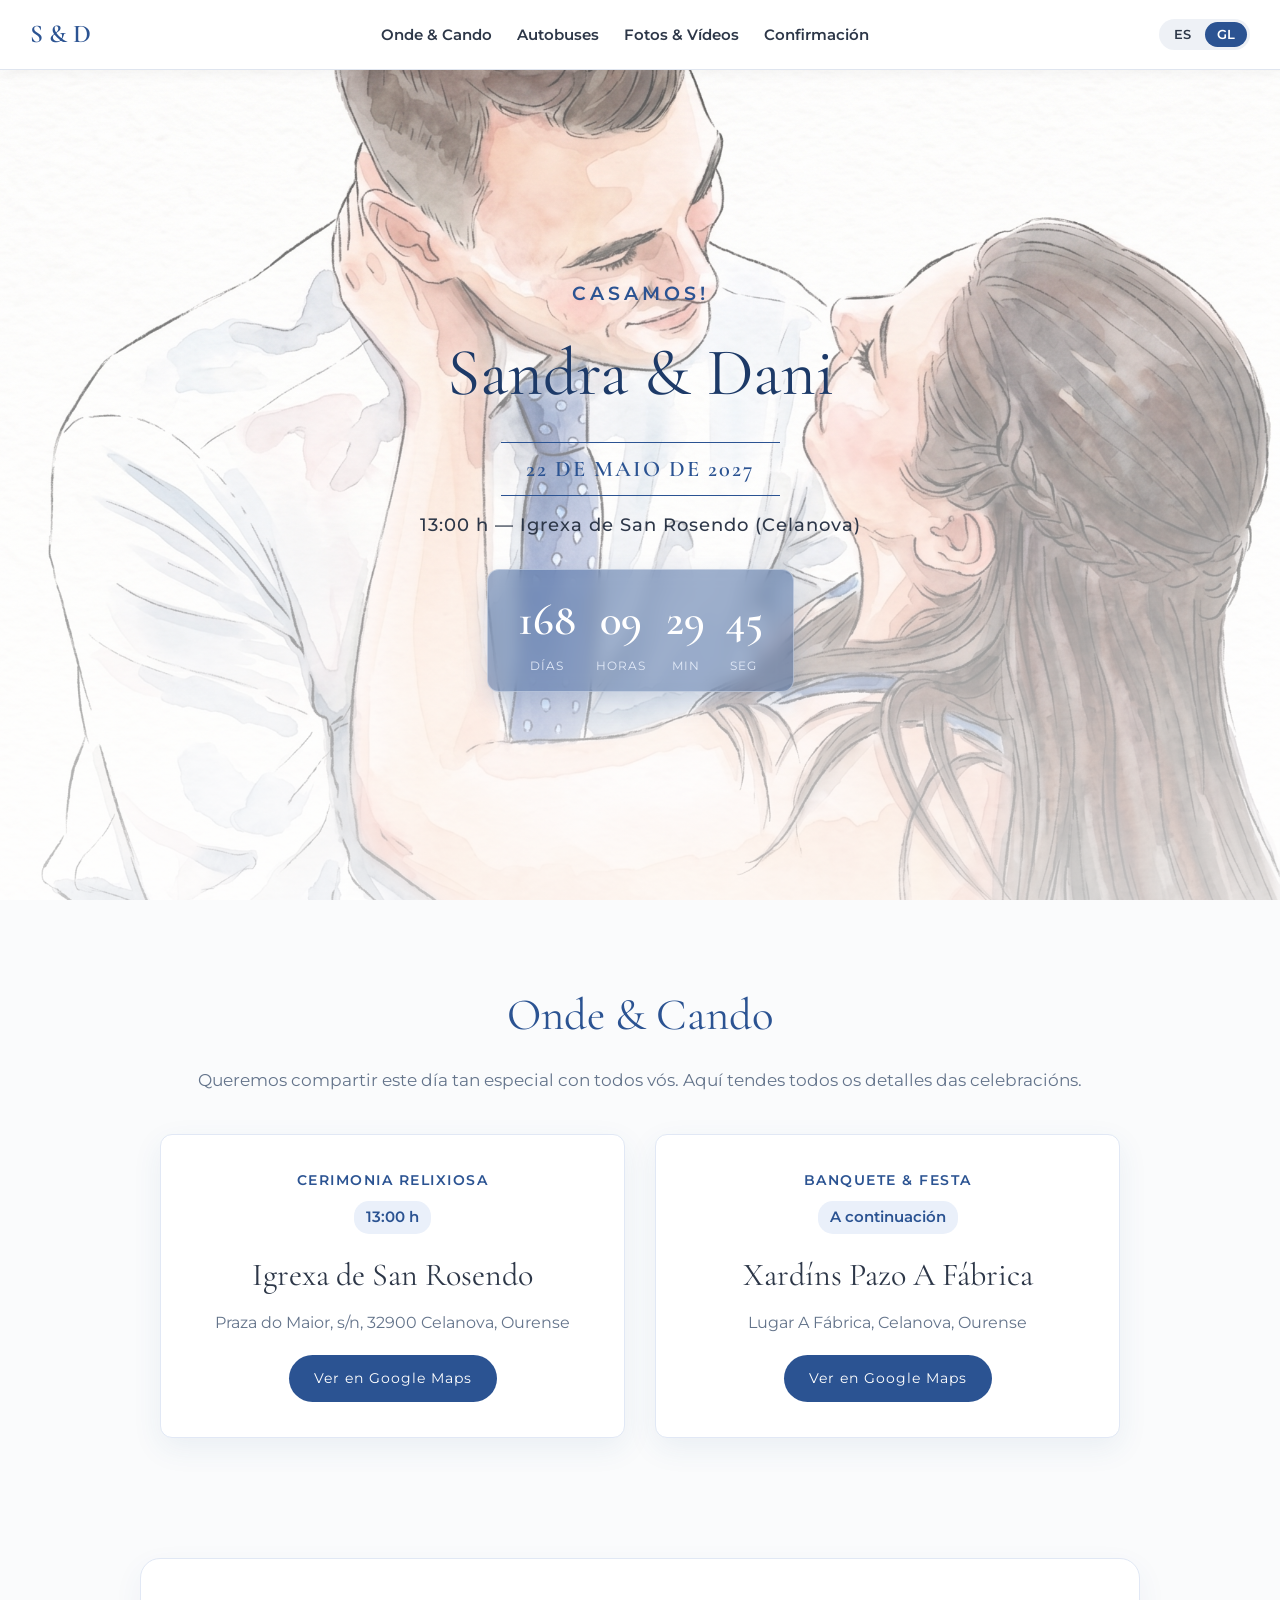
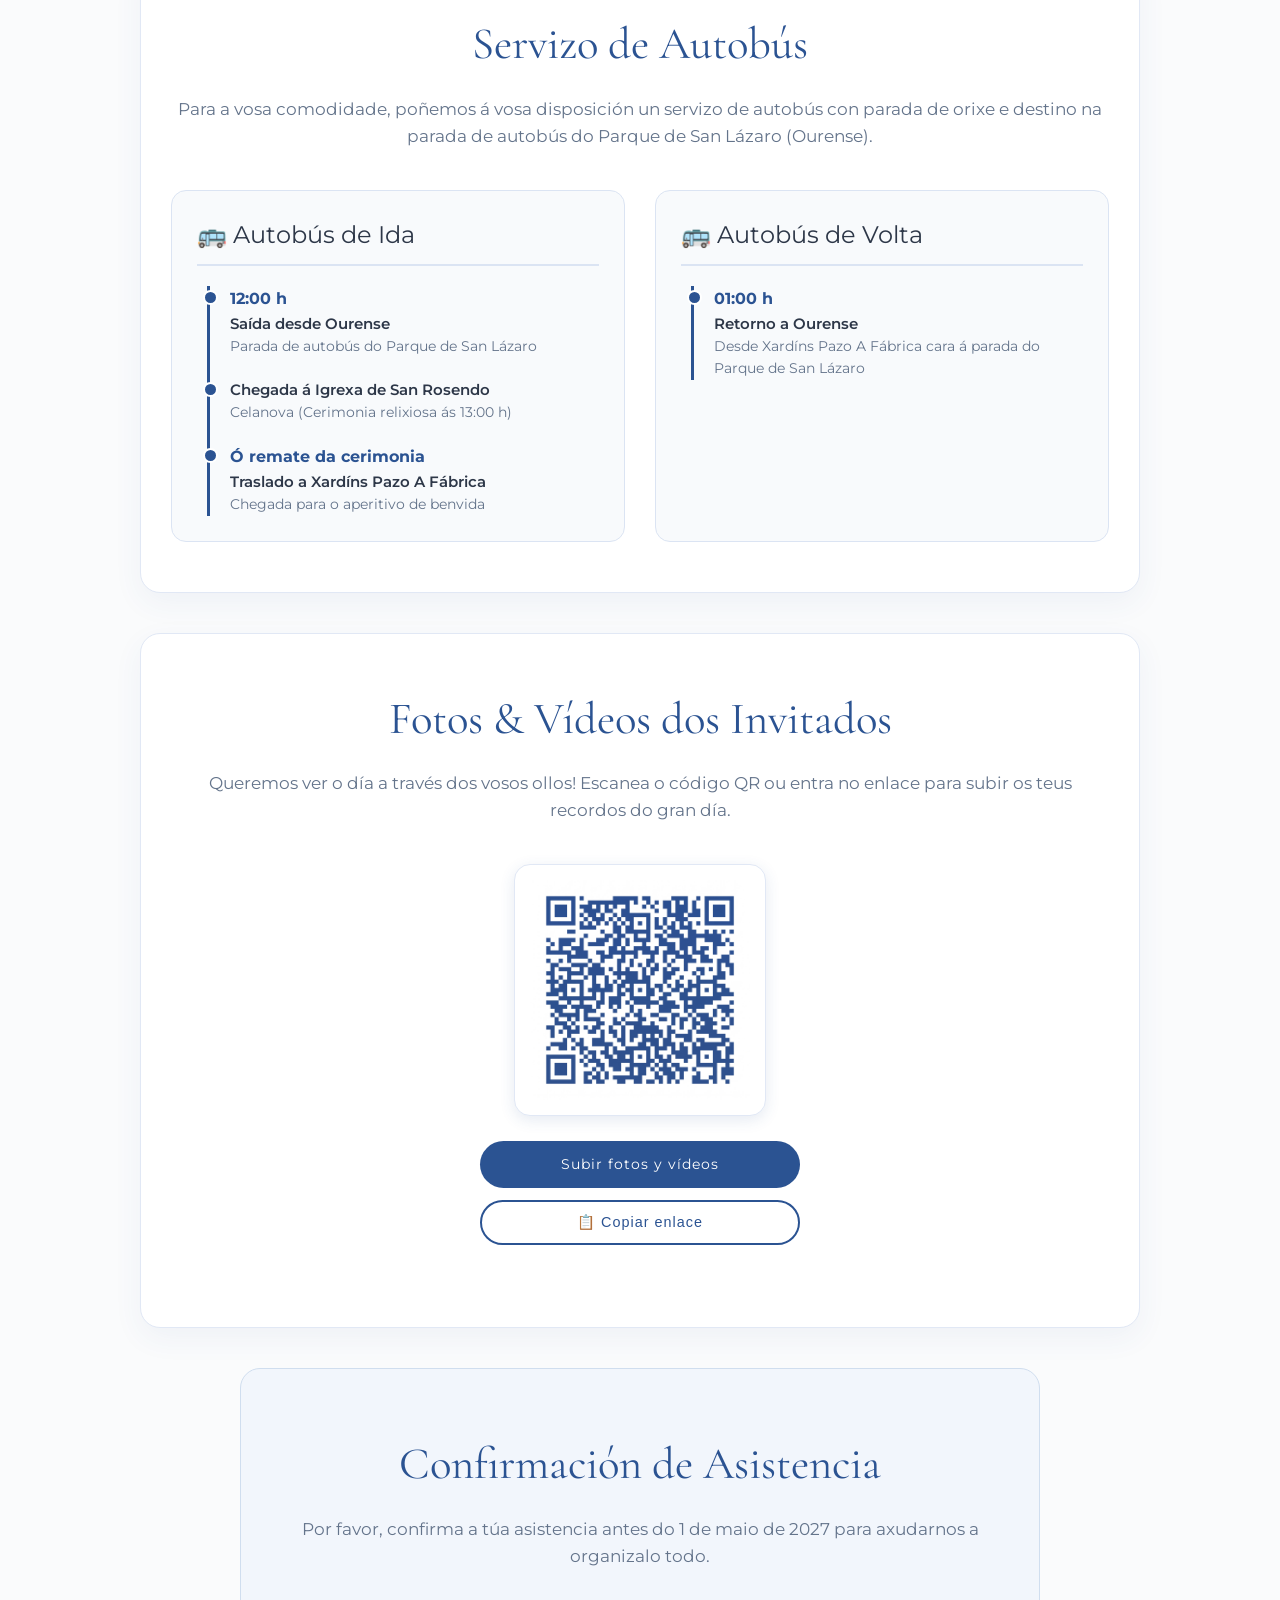
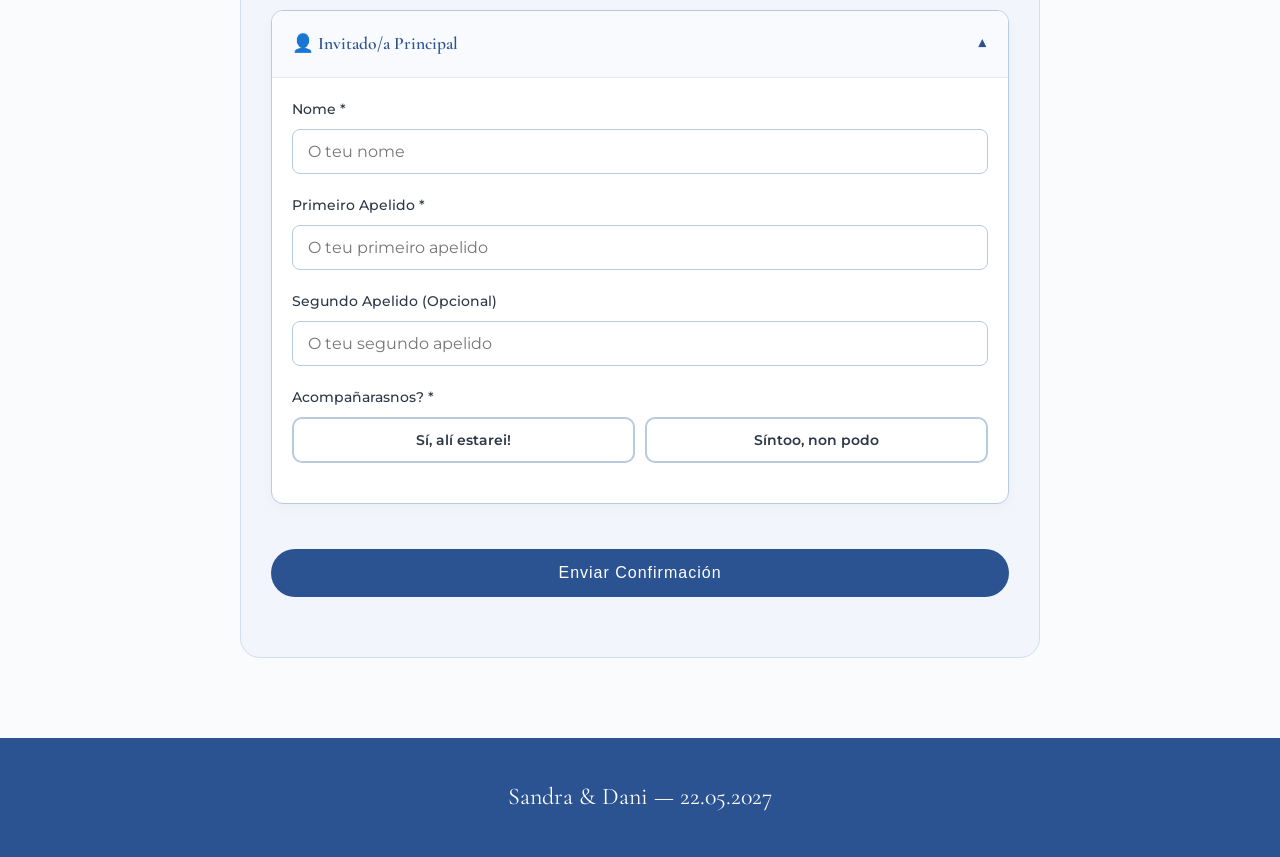
<file: index.html>
<!DOCTYPE html>
<html lang="gl">
<head>
    <meta charset="UTF-8">
    <meta name="viewport" content="width=device-width, initial-scale=1.0">
    <title>Boda de Sandra & Dani | 22.05.2027</title>
    <!-- Fuentes elegantes de Google Fonts -->
    <link rel="preconnect" href="https://fonts.googleapis.com">
    <link rel="preconnect" href="https://fonts.gstatic.com" crossorigin>
    <link href="https://fonts.googleapis.com/css2?family=Cormorant+Garamond:ital,wght@0,400;0,600;1,400&family=Montserrat:wght@300;400;500;600&display=swap" rel="stylesheet">
    <!-- Estilos CSS -->
    <link rel="stylesheet" href="css/styles.css">
</head>
<body>

    <!-- BARRA DE NAVEGACIÓN -->
    <nav class="navbar">
        <div class="nav-left-group">
            <button class="hamburger-btn" onclick="toggleNavMenu()" aria-label="Abrir menú">☰</button>
            <a href="#hero" class="nav-logo">S & D</a>
        </div>

        <ul class="nav-links" id="navLinks">
            <li><a href="#onde-e-cando" id="nav-item-where" onclick="closeNavMenu()">Onde & Cando</a></li>
            <li><a href="#autobuses" id="nav-item-bus" onclick="closeNavMenu()">Autobuses</a></li>
			<li><a href="#fotos" id="nav-item-photos" onclick="closeNavMenu()">Fotos & Vídeos</a></li>
            <li><a href="#rsvp" id="nav-item-rsvp" onclick="closeNavMenu()">Confirmación</a></li>
        </ul>

        <div class="lang-switch-container">
            <button class="lang-btn" id="btn-es" onclick="switchLanguage('es')">ES</button>
            <button class="lang-btn active" id="btn-gl" onclick="switchLanguage('gl')">GL</button>
        </div>
    </nav>

    <!-- CABECERA (HERO) -->
    <header id="hero">
        <p class="subtitle" id="i18n-hero-subtitle">Casamos!</p>
        <h1>Sandra & Dani</h1>
        <div class="date-badge" id="i18n-hero-date">22 DE MAIO DE 2027</div>
        <p class="start-info" id="i18n-hero-start">13:00 h — Igrexa de San Rosendo (Celanova)</p>

        <!-- Cuenta Atrás -->
        <div class="countdown-container">
            <div class="countdown-item">
                <span class="countdown-number" id="days">00</span>
                <span class="countdown-label" id="i18n-cd-days">Días</span>
            </div>
            <div class="countdown-item">
                <span class="countdown-number" id="hours">00</span>
                <span class="countdown-label" id="i18n-cd-hours">Horas</span>
            </div>
            <div class="countdown-item">
                <span class="countdown-number" id="minutes">00</span>
                <span class="countdown-label" id="i18n-cd-min">Min</span>
            </div>
            <div class="countdown-item">
                <span class="countdown-number" id="seconds">00</span>
                <span class="countdown-label" id="i18n-cd-sec">Seg</span>
            </div>
        </div>
    </header>

    <!-- UBICACIONES Y EVENTOS -->
    <section id="onde-e-cando">
        <h2 class="section-title" id="i18n-where-title">Onde & Cando</h2>
        <p class="section-desc" id="i18n-where-desc">Queremos compartir este día tan especial con todos vós. Aquí tendes todos os detalles das celebracións.</p>

        <div class="locations-grid">
            <!-- Ceremonia -->
            <div class="location-card">
                <div>
                    <div class="tag" id="i18n-ceremony-tag">Cerimonia Relixiosa</div>
                    <div class="time-badge">13:00 h</div>
                    <h3 id="i18n-ceremony-place">Igrexa de San Rosendo</h3>
                    <p>Praza do Maior, s/n, 32900 Celanova, Ourense</p>
                </div>
                <div>
                    <a href="https://maps.google.com/?q=Iglesia+de+San+Rosendo+Celanova" target="_blank" class="btn" id="i18n-btn-maps-1">Ver en Google Maps</a>
                </div>
            </div>

            <!-- Banquete -->
            <div class="location-card">
                <div>
                    <div class="tag" id="i18n-reception-tag">Banquete & Festa</div>
                    <div class="time-badge" id="i18n-reception-time">A continuación</div>
                    <h3 id="i18n-reception-place">Xardíns Pazo A Fábrica</h3>
                    <p>Lugar A Fábrica, Celanova, Ourense</p>
                </div>
                <div>
                    <a href="https://maps.google.com/?q=Jardines+Pazo+A+Fabrica+Celanova" target="_blank" class="btn" id="i18n-btn-maps-2">Ver en Google Maps</a>
                </div>
            </div>
        </div>
    </section>

    <!-- SECCIÓN HORARIOS DE AUTOBÚS -->
    <section id="autobuses" class="bus-section">
        <h2 class="section-title" id="i18n-bus-section-title">Servizo de Autobús</h2>
        <p class="section-desc" id="i18n-bus-section-desc">Para a vosa comodidade, poñemos á vosa disposición un servizo de autobús con parada de orixe e destino na parada de autobús do Parque de San Lázaro (Ourense).</p>

        <div class="bus-timeline-grid">
            <!-- Bus de Ida -->
            <div class="bus-card">
                <div class="bus-card-title" id="i18n-bus-outbound-title">
                    🚌 Autobús de Ida
                </div>
                <div class="timeline">
                    <div class="timeline-item">
                        <div class="timeline-time">12:00 h</div>
                        <div class="timeline-location" id="i18n-bus-out1-loc">Saída desde Ourense</div>
                        <div class="timeline-desc" id="i18n-bus-out1-desc">Parada de autobús do Parque de San Lázaro</div>
                    </div>
                    <div class="timeline-item">
                        <div class="timeline-location" id="i18n-bus-out2-loc">Chegada á Igrexa de San Rosendo</div>
                        <div class="timeline-desc" id="i18n-bus-out2-desc">Celanova (Cerimonia relixiosa ás 13:00 h)</div>
                    </div>
                    <div class="timeline-item">
                        <div class="timeline-time" id="i18n-bus-out3-time">Ó remate da cerimonia</div>
                        <div class="timeline-location" id="i18n-bus-out3-loc">Traslado a Xardíns Pazo A Fábrica</div>
                        <div class="timeline-desc" id="i18n-bus-out3-desc">Chegada para o aperitivo de benvida</div>
                    </div>
                </div>
            </div>

            <!-- Bus de Vuelta -->
            <div class="bus-card">
                <div class="bus-card-title" id="i18n-bus-return-title">
                    🚌 Autobús de Volta
                </div>
                <div class="timeline">
                    <div class="timeline-item">
                        <div class="timeline-time">01:00 h</div>
                        <div class="timeline-location" id="i18n-bus-ret1-loc">Retorno a Ourense</div>
                        <div class="timeline-desc" id="i18n-bus-ret1-desc">Desde Xardíns Pazo A Fábrica cara á parada do Parque de San Lázaro</div>
                    </div>
                </div>
            </div>
        </div>
    </section>
	
	<!-- SECCIÓN FOTOS Y VÍDEOS DE INVITADOS -->
	<section id="fotos" class="photos-section">
		<h2 class="section-title" id="i18n-photos-title">Fotos & Vídeos dos Convidados</h2>
		<p class="section-desc" id="i18n-photos-desc">Queremos ver o día a través dos vosos ollos! Escanea o código QR ou entra na ligazón para subir os teus recordos do gran día.</p>

		<div class="photos-card">
			<div class="qr-container">
				<img src="assets/images/qr-weduploader.jpg" alt="QR Weduploader" class="qr-img">
			</div>
			<div class="photos-actions">
				<a href="https://weduploader.com/boda-sandra-dani/fotos-videos-invitados" target="_blank" rel="noopener noreferrer" class="btn" id="i18n-btn-open-upload">
					Subir fotos e vídeos
				</a>
				<button type="button" class="btn btn-secondary" id="i18n-btn-copy-link" onclick="copyUploadLink()">
					📋 Copiar ligazón
				</button>
				<div id="copyNotice" class="copy-notice"></div>
			</div>
		</div>
	</section>

    <!-- FORMULARIO RSVP -->
    <section class="rsvp-section" id="rsvp">
        <h2 class="section-title" id="i18n-rsvp-title">Confirmación de Asistencia</h2>
        <p class="section-desc" id="i18n-rsvp-desc">Por favor, confirma a túa asistencia antes do 1 de maio de 2027 para axudarnos a organizalo todo.</p>

        <form id="rsvpForm">
            
            <!-- TARJETA DEL INVITADO PRINCIPAL -->
            <div class="person-card" id="main_person_card">
                <div class="person-card-header" onclick="toggleAccordion('main')">
                    <h4 id="i18n-main-person-title">👤 Invitado/a Principal</h4>
                    <span class="toggle-icon rotated" id="icon_main">▼</span>
                </div>
                <div class="person-card-body open" id="body_main">
                    <div class="form-group">
                        <label for="nombre" id="i18n-label-firstname">Nome *</label>
                        <input type="text" id="nombre" name="nombre" placeholder="O teu nome" required oninput="updateMainCardTitle()">
                    </div>

                    <div class="form-group">
                        <label for="primerApellido" id="i18n-label-lastname1">Primeiro Apelido *</label>
                        <input type="text" id="primerApellido" name="primerApellido" placeholder="O teu primeiro apelido" required oninput="updateMainCardTitle()">
                    </div>

                    <div class="form-group">
                        <label for="segundoApellido" id="i18n-label-lastname2">Segundo Apelido (Opcional)</label>
                        <input type="text" id="segundoApellido" name="segundoApellido" placeholder="O teu segundo apelido">
                    </div>

                    <div class="form-group">
                        <label id="i18n-label-attending">Acompañarasnos? *</label>
                        <input type="hidden" id="asistencia" name="asistencia" required>
                        <div class="btn-group-toggle">
                            <button type="button" class="btn-toggle" id="btn-attending-yes" onclick="selectAttendance('Sí')">
                                Sí, alí estarei!
                            </button>
                            <button type="button" class="btn-toggle" id="btn-attending-no" onclick="selectAttendance('No')">
                                Síntoo, non podo
                            </button>
                        </div>
                    </div>

                    <!-- CAMPOS OPCIONALES TITULAR -->
                    <div id="conditionalFields" style="display:none;">
                        <div class="form-group">
                            <label id="i18n-label-bus">Utilizarás o servizo de autobús desde Ourense (Parque San Lázaro)? *</label>
                            <input type="hidden" id="autobus" name="autobus">
                            <div class="btn-group-toggle">
                                <button type="button" class="btn-toggle" id="btn-bus-no" onclick="selectBus('main', 'No')">Non</button>
                                <button type="button" class="btn-toggle" id="btn-bus-idavolta" onclick="selectBus('main', 'Ida e volta')">Ida e volta</button>
                            </div>
                        </div>

                        <div class="form-group">
                            <label id="i18n-label-diet-options">Suxestións de menú / Preferencias alimentarias *</label>
                            <input type="hidden" id="tipoMenu" name="tipoMenu">
                            <div class="btn-group-toggle" id="dietGroup_main">
                                <button type="button" class="btn-toggle" data-diet="Ninguna" onclick="selectDiet('main', 'Ninguna')">Ningunha</button>
                                <button type="button" class="btn-toggle" data-diet="Celíaco/a" onclick="selectDiet('main', 'Celíaco/a')">Celíaco/a</button>
                                <button type="button" class="btn-toggle" data-diet="Vexetariano/a" onclick="selectDiet('main', 'Vexetariano/a')">Vexetariano/a</button>
                                <button type="button" class="btn-toggle" data-diet="Vegano/a" onclick="selectDiet('main', 'Vegano/a')">Vegano/a</button>
                                <button type="button" class="btn-toggle" data-diet="Alergias" onclick="selectDiet('main', 'Alergias')">Alerxias</button>
                                <button type="button" class="btn-toggle" data-diet="Otra" onclick="selectDiet('main', 'Otra')">Outra</button>
                            </div>

                            <div id="dietaryDetailGroup_main" style="display:none; margin-top: 12px;">
                                <label for="intoleranciasDetalle" id="i18n-label-diet-detail" style="font-size: 0.85rem;">Especifica as túas alerxias ou necesidades alimentarias *</label>
                                <input type="text" id="intoleranciasDetalle" name="intoleranciasDetalle" placeholder="Ex: Alerxía aos mariscos...">
                            </div>
                        </div>
                    </div>
                </div>
            </div>

            <!-- SECCIÓN ACOMPAÑANTE Y NIÑOS -->
            <div id="companionsSection" style="display: none; margin-top: 20px;">
                <div id="companionsContainer"></div>
                <button type="button" class="btn-add-companion" id="btnAddCompanion" onclick="addCompanion()">
                    ➕ Engadir acompañante
                </button>

                <div id="childrenContainer"></div>
                <button type="button" class="btn-add-companion" id="btnAddChild" onclick="addChild()">
                    👶 Engadir neno/a
                </button>
            </div>

            <!-- PREGUNTAS GLOBALES -->
            <div id="globalQuestionsSection" style="display: none; margin-top: 30px;">
                <div class="form-group">
                    <label for="cancion_main" id="i18n-label-song-main">Que canción non pode faltar na festa? (Opcional)</label>
                    <input type="text" id="cancion_main" name="cancion" placeholder="A túa suxestión musical">
                </div>

                <div class="form-group">
                    <label for="mensaje_main" id="i18n-label-msg-main">Información adicional a ter en conta, suxestións ou un mensaxe para os noivos (Opcional)</label>
                    <textarea id="mensaje_main" name="mensaje" rows="3" placeholder="Déixanos a túa mensaxe ou calquera dato que debamos saber!"></textarea>
                </div>
            </div>

            <button type="submit" id="submitBtn" class="btn" style="width: 100%; font-size: 1rem; padding: 15px; margin-top: 25px;">Enviar Confirmación</button>
            <div id="statusMsg" class="status-msg"></div>
        </form>
    </section>

    <!-- FOOTER -->
    <footer>
        <p>Sandra & Dani — 22.05.2027</p>
    </footer>

    <!-- SCRIPT PRINCIPAL -->
    <script src="js/main.js"></script>
</body>
</html>
</file>
<file: css/styles.css>
:root {
    /* Paleta inspirada en la acuarela */
    --color-primary: #2b5392;          /* Azul cobalto / corbata */
    --color-primary-dark: #1d3a68;     /* Azul profundo */
    --color-secondary: #2d3748;        /* Gris noche / azulado */
    --color-accent: #d98a72;           /* Cobre suave / mejilla acuarela */
    --color-bg: #fafbfc;              /* Blanco acuarela de fondo */
    --color-card: #ffffff;
    --color-text: #2d3748;
    --color-text-light: #64748b;
    --color-success: #28a745;
    --color-danger: #dc3545;
    --font-serif: 'Cormorant Garamond', serif;
    --font-sans: 'Montserrat', sans-serif;
}

* {
    box-sizing: border-box;
    margin: 0;
    padding: 0;
}

html {
    scroll-behavior: smooth;
}

body {
    font-family: var(--font-sans);
    background-color: var(--color-bg);
    color: var(--color-text);
    line-height: 1.6;
    padding-top: 70px;
}

h1, h2, h3, h4 {
    font-family: var(--font-serif);
    font-weight: 400;
}

/* NAVBAR */
nav.navbar {
    position: fixed;
    top: 0;
    left: 0;
    width: 100%;
    height: 70px;
    background: #ffffff;
    border-bottom: 1px solid rgba(43, 83, 146, 0.15);
    z-index: 9999;
    display: flex;
    justify-content: space-between;
    align-items: center;
    padding: 0 30px;
    box-shadow: 0 2px 15px rgba(0,0,0,0.05);
}

.nav-logo {
    font-family: var(--font-serif);
    font-size: 1.6rem;
    font-weight: 600;
    color: var(--color-primary);
    text-decoration: none;
}

.hamburger-btn {
    display: none;
    background: none;
    border: none;
    font-size: 1.8rem;
    color: var(--color-primary);
    cursor: pointer;
    padding: 5px;
}

.nav-links {
    display: flex;
    gap: 25px;
    list-style: none;
    align-items: center;
}

.nav-links a {
    text-decoration: none;
    color: var(--color-secondary);
    font-weight: 600;
    font-size: 0.95rem;
    transition: color 0.3s ease;
}

.nav-links a:hover {
    color: var(--color-primary);
}

.lang-switch-container {
    background: rgba(43, 83, 146, 0.08);
    border-radius: 20px;
    padding: 3px;
    display: flex;
    gap: 2px;
}

.lang-btn {
    border: none;
    background: transparent;
    padding: 5px 12px;
    border-radius: 16px;
    font-family: var(--font-sans);
    font-size: 0.8rem;
    font-weight: 600;
    color: var(--color-secondary);
    cursor: pointer;
    transition: all 0.3s ease;
}

.lang-btn.active {
    background-color: var(--color-primary);
    color: white;
}

.nav-left-group {
    display: flex;
    align-items: center;
    gap: 15px;
}

/* CABECERA (HERO) ADAPTADA A LA ILUSTRACIÓN */
header {
    position: relative;
    height: calc(100vh - 70px);
    display: flex;
    flex-direction: column;
    justify-content: center;
    align-items: center;
    text-align: center;
    padding: 20px;
    /* Degradado blanco/suave sobre la ilustración */
    background-image: linear-gradient(to bottom, rgba(255, 255, 255, 0.35), rgba(255, 255, 255, 0.75)), 
                      url('../assets/images/portada_ilustracion.jpg'); /* Guarda tu foto con este nombre */
    background-position: center center;
    background-size: cover;
    background-repeat: no-repeat;
    color: var(--color-secondary);
    overflow: hidden;
}

header p.subtitle {
    font-size: 1.2rem;
    letter-spacing: 4px;
    text-transform: uppercase;
    color: var(--color-primary);
    font-weight: 600;
    margin-bottom: 10px;
}

header h1 {
    font-size: 4.2rem;
    color: var(--color-primary-dark);
    margin-bottom: 15px;
    text-shadow: 0 2px 10px rgba(255, 255, 255, 0.8);
}

header .date-badge {
    font-size: 1.4rem;
    font-family: var(--font-serif);
    border-top: 1px solid var(--color-primary);
    border-bottom: 1px solid var(--color-primary);
    padding: 8px 25px;
    letter-spacing: 2px;
    color: var(--color-primary);
    font-weight: 600;
}

header .start-info {
    margin-top: 15px;
    font-size: 1.1rem;
    letter-spacing: 1px;
    color: var(--color-secondary);
    font-weight: 500;
}

.countdown-container {
    margin-top: 30px;
    display: flex;
    gap: 20px;
	background: rgba(43, 83, 146, 0.45);    
	padding: 15px 30px;
    border-radius: 12px;
    backdrop-filter: blur(8px);
    -webkit-backdrop-filter: blur(8px);
    border: 1px solid rgba(255, 255, 255, 0.4);
    box-shadow: 0 10px 25px rgba(43, 83, 146, 0.2);
}

.countdown-item {
    display: flex;
    flex-direction: column;
    align-items: center;
}

.countdown-number {
    font-family: var(--font-serif);
    font-size: 2.8rem;
    font-weight: 600;
    color: #ffffff;
}

.countdown-label {
    font-size: 0.75rem;
    text-transform: uppercase;
    letter-spacing: 1px;
    color: #e2eaf8;
}

section {
    padding: 80px 20px;
    max-width: 1000px;
    margin: 0 auto;
    text-align: center;
}

.section-title {
    font-size: 2.8rem;
    margin-bottom: 15px;
    color: var(--color-primary);
}

.section-desc {
    color: var(--color-text-light);
    margin-bottom: 40px;
    font-size: 1.05rem;
}

.locations-grid {
    display: grid;
    grid-template-columns: repeat(auto-fit, minmax(300px, 1fr));
    gap: 30px;
}

.location-card {
    background: var(--color-card);
    border-radius: 12px;
    padding: 35px 25px;
    box-shadow: 0 10px 30px rgba(43, 83, 146, 0.08);
    border: 1px solid #e1e8f5;
    display: flex;
    flex-direction: column;
    justify-content: space-between;
}

.location-card h3 {
    font-size: 2rem;
    margin-bottom: 10px;
    color: var(--color-secondary);
}

.location-card .tag {
    color: var(--color-primary);
    font-weight: 600;
    text-transform: uppercase;
    font-size: 0.85rem;
    letter-spacing: 1.5px;
    margin-bottom: 10px;
}

.location-card .time-badge {
    display: inline-block;
    background-color: #eaf0fa;
    color: var(--color-primary);
    font-weight: 600;
    font-size: 0.95rem;
    padding: 4px 12px;
    border-radius: 15px;
    margin-bottom: 15px;
}

.location-card p {
    color: var(--color-text-light);
    margin-bottom: 20px;
}

.btn {
    display: inline-block;
    padding: 12px 25px;
    background-color: var(--color-primary);
    color: white;
    text-decoration: none;
    border-radius: 30px;
    font-size: 0.9rem;
    letter-spacing: 1px;
    transition: all 0.3s ease;
    border: none;
    cursor: pointer;
}

.btn:hover {
    background-color: var(--color-primary-dark);
    transform: translateY(-2px);
    box-shadow: 0 4px 12px rgba(43, 83, 146, 0.25);
}

.bus-section, .photos-section {
    background: #ffffff;
    border-radius: 20px;
    padding: 50px 30px;
    margin: 40px auto;
    box-shadow: 0 10px 30px rgba(43, 83, 146, 0.06);
    border: 1px solid #e1e8f5;
}

.bus-timeline-grid {
    display: grid;
    grid-template-columns: 1fr 1fr;
    gap: 30px;
    margin-top: 30px;
    text-align: left;
}

.bus-card {
    background: #f8fafc;
    border-radius: 15px;
    padding: 25px;
    border: 1px solid #dbe4f3;
    position: relative;
}

.bus-card-title {
    font-size: 1.5rem;
    color: var(--color-secondary);
    margin-bottom: 20px;
    display: flex;
    align-items: center;
    gap: 10px;
    border-bottom: 2px solid #dbe4f3;
    padding-bottom: 10px;
}

.timeline {
    position: relative;
    padding-left: 20px;
    border-left: 3px solid var(--color-primary);
    margin-left: 10px;
}

.timeline-item {
    position: relative;
    margin-bottom: 20px;
}

.timeline-item:last-child {
    margin-bottom: 0;
}

.timeline-item::before {
    content: '';
    position: absolute;
    left: -27px;
    top: 4px;
    width: 11px;
    height: 11px;
    border-radius: 50%;
    background-color: var(--color-primary);
    border: 2px solid white;
}

.timeline-time {
    font-weight: 700;
    color: var(--color-primary);
    font-size: 1rem;
}

.timeline-location {
    font-weight: 600;
    color: var(--color-secondary);
    font-size: 0.95rem;
}

.timeline-desc {
    font-size: 0.85rem;
    color: var(--color-text-light);
}

/* SECCIÓN FOTOS */
.photos-card {
    display: flex;
    flex-direction: column;
    align-items: center;
    gap: 25px;
    margin-top: 20px;
}

.qr-container {
    background: #ffffff;
    padding: 15px;
    border-radius: 16px;
    box-shadow: 0 4px 15px rgba(43, 83, 146, 0.12);
    border: 1px solid #e1e8f5;
}

.qr-img {
    width: 220px;
    height: 220px;
    display: block;
    object-fit: contain;
}

.photos-actions {
    display: flex;
    flex-direction: column;
    align-items: center;
    gap: 12px;
    width: 100%;
    max-width: 320px;
}

.photos-actions .btn {
    width: 100%;
    text-align: center;
}

.btn-secondary {
    background-color: white;
    color: var(--color-primary);
    border: 2px solid var(--color-primary);
}

.btn-secondary:hover {
    background-color: #f2f6fc;
    color: var(--color-primary-dark);
}

.copy-notice {
    font-size: 0.85rem;
    color: var(--color-success);
    font-weight: 600;
    min-height: 20px;
    opacity: 0;
    transition: opacity 0.3s ease;
}

.copy-notice.show {
    opacity: 1;
}

/* RSVP FORM */
.rsvp-section {
    background-color: #f2f6fc;
    border-radius: 20px;
    padding: 60px 30px;
    max-width: 800px;
    margin: 40px auto 80px;
    border: 1px solid #d0deef;
}

.form-group {
    margin-bottom: 20px;
    text-align: left;
}

.form-group label {
    display: block;
    margin-bottom: 8px;
    font-weight: 500;
    font-size: 0.9rem;
    color: var(--color-secondary);
}

.form-group input, 
.form-group select, 
.form-group textarea {
    width: 100%;
    padding: 12px 15px;
    border: 1px solid #b8cae0;
    border-radius: 8px;
    font-family: inherit;
    font-size: 1rem;
    background-color: white;
}

.form-group input:focus, 
.form-group select:focus, 
.form-group textarea:focus {
    outline: none;
    border-color: var(--color-primary);
    box-shadow: 0 0 0 3px rgba(43, 83, 146, 0.15);
}

.btn-group-toggle {
    display: flex;
    gap: 10px;
    flex-wrap: wrap;
    margin-top: 8px;
}

.btn-toggle {
    flex: 1;
    min-width: 120px;
    padding: 12px 14px;
    background-color: white;
    border: 2px solid #b8cae0;
    border-radius: 10px;
    color: var(--color-secondary);
    font-family: var(--font-sans);
    font-weight: 600;
    font-size: 0.9rem;
    cursor: pointer;
    transition: all 0.3s ease;
    text-align: center;
}

.btn-toggle:hover {
    border-color: var(--color-primary);
    background-color: #f8fafd;
}

.btn-toggle.active-green {
    background-color: var(--color-success) !important;
    border-color: var(--color-success) !important;
    color: white !important;
    box-shadow: 0 4px 12px rgba(40, 167, 69, 0.3);
}

.btn-toggle.active-red {
    background-color: var(--color-danger) !important;
    border-color: var(--color-danger) !important;
    color: white !important;
    box-shadow: 0 4px 12px rgba(220, 53, 69, 0.3);
}

.btn-toggle.active-primary {
    background-color: var(--color-primary) !important;
    border-color: var(--color-primary) !important;
    color: white !important;
    box-shadow: 0 4px 12px rgba(43, 83, 146, 0.3);
}

.person-card {
    background: #ffffff;
    border: 1px solid #b8cae0;
    border-radius: 12px;
    margin-bottom: 20px;
    overflow: hidden;
    box-shadow: 0 4px 12px rgba(0,0,0,0.03);
    text-align: left;
}

.person-card-header {
    background: #f8fafd;
    padding: 18px 20px;
    display: flex;
    justify-content: space-between;
    align-items: center;
    cursor: pointer;
    user-select: none;
    border-bottom: 1px solid #e1e8f5;
    transition: background 0.3s ease;
}

.person-card-header:hover {
    background: #eef3fa;
}

.person-card-header h4 {
    font-size: 1.1rem;
    color: var(--color-primary);
    font-weight: 600;
    display: flex;
    align-items: center;
    gap: 10px;
}

.person-card-body {
    padding: 20px;
    display: none;
}

.person-card-body.open {
    display: block;
}

.toggle-icon {
    font-size: 1.2rem;
    color: var(--color-primary);
    transition: transform 0.3s ease;
}

.toggle-icon.rotated {
    transform: rotate(180deg);
}

.btn-delete-companion {
    background: #ffebe8;
    color: var(--color-danger);
    border: 1px solid #fbcac3;
    padding: 6px 14px;
    border-radius: 6px;
    cursor: pointer;
    font-size: 0.85rem;
    font-weight: 600;
    transition: all 0.2s ease;
}

.btn-delete-companion:hover {
    background: var(--color-danger);
    color: white;
}

.btn-add-companion {
    background-color: white;
    color: var(--color-primary);
    border: 2px dashed var(--color-primary);
    width: 100%;
    padding: 14px;
    border-radius: 10px;
    font-weight: 600;
    cursor: pointer;
    transition: all 0.3s ease;
    margin-bottom: 25px;
    font-size: 0.95rem;
}

.btn-add-companion:hover {
    background-color: #f2f6fc;
}

.status-msg {
    margin-top: 15px;
    padding: 10px;
    border-radius: 8px;
    display: none;
}

.status-success {
    background-color: #d4edda;
    color: #155724;
}

.status-error {
    background-color: #f8d7da;
    color: #721c24;
}

footer {
    text-align: center;
    padding: 40px;
    background-color: var(--color-primary);
    color: white;
    font-family: var(--font-serif);
    font-size: 1.5rem;
}

@media (max-width: 768px) {
    body { padding-top: 60px; }
    nav.navbar { height: 60px; padding: 0 20px; }
    .hamburger-btn { display: block; }
    .nav-links {
        position: fixed;
        top: 60px;
        left: 0;
        width: 100%;
        background: #ffffff;
        flex-direction: column;
        gap: 0;
        border-bottom: 1px solid rgba(43, 83, 146, 0.15);
        box-shadow: 0 10px 20px rgba(0,0,0,0.1);
        display: none;
        padding: 10px 0;
    }
    .nav-links.open { display: flex; }
    .nav-links li { width: 100%; text-align: center; }
    .nav-links a {
        display: block;
        padding: 12px 0;
        width: 100%;
        border-bottom: 1px solid #eaf0fa;
    }
    header h1 { font-size: 2.8rem; }
    .countdown-container { gap: 10px; padding: 10px 15px; }
    .countdown-number { font-size: 2rem; }
    section { padding: 40px 15px; }
    .bus-timeline-grid { grid-template-columns: 1fr; }
    .btn-toggle { min-width: 100%; }
	
}

/* SECCIÓN CONFIRMACIÓN TICKET */
.ticket-wrapper {
	min-height: calc(100vh - 70px);
	display: flex;
	flex-direction: column;
	justify-content: center;
	align-items: center;
	padding: 30px 20px;
	text-align: center;
}

.ticket-card {
	background: #ffffff;
	border: 1px solid #d0deef;
	border-radius: 20px;
	padding: 45px 30px;
	max-width: 620px;
	width: 100%;
	box-shadow: 0 12px 35px rgba(43, 83, 146, 0.1);
}

.ticket-icon {
	font-size: 3rem;
	margin-bottom: 15px;
}

.ticket-title {
	font-family: var(--font-serif);
	font-size: 2.5rem;
	color: var(--color-primary);
	margin-bottom: 15px;
	line-height: 1.2;
}

.ticket-message {
	font-size: 1.1rem;
	color: var(--color-secondary);
	font-weight: 500;
	margin-bottom: 25px;
	line-height: 1.6;
}

.ticket-countdown {
	margin: 0 auto 30px;
	justify-content: center;
	background: rgba(43, 83, 146, 0.88);
}

.ticket-date-hint {
	font-size: 0.9rem;
	color: var(--color-text-light);
	margin-bottom: 25px;
}

.ticket-gif-container {
    margin: 0 auto 20px;
    max-width: 260px;
    border-radius: 14px;
    overflow: hidden;
    border: 2px solid #d0deef;
    box-shadow: 0 6px 18px rgba(43, 83, 146, 0.12);
}

.ticket-gif {
    width: 100%;
    height: auto;
    display: block;
}
</file>
